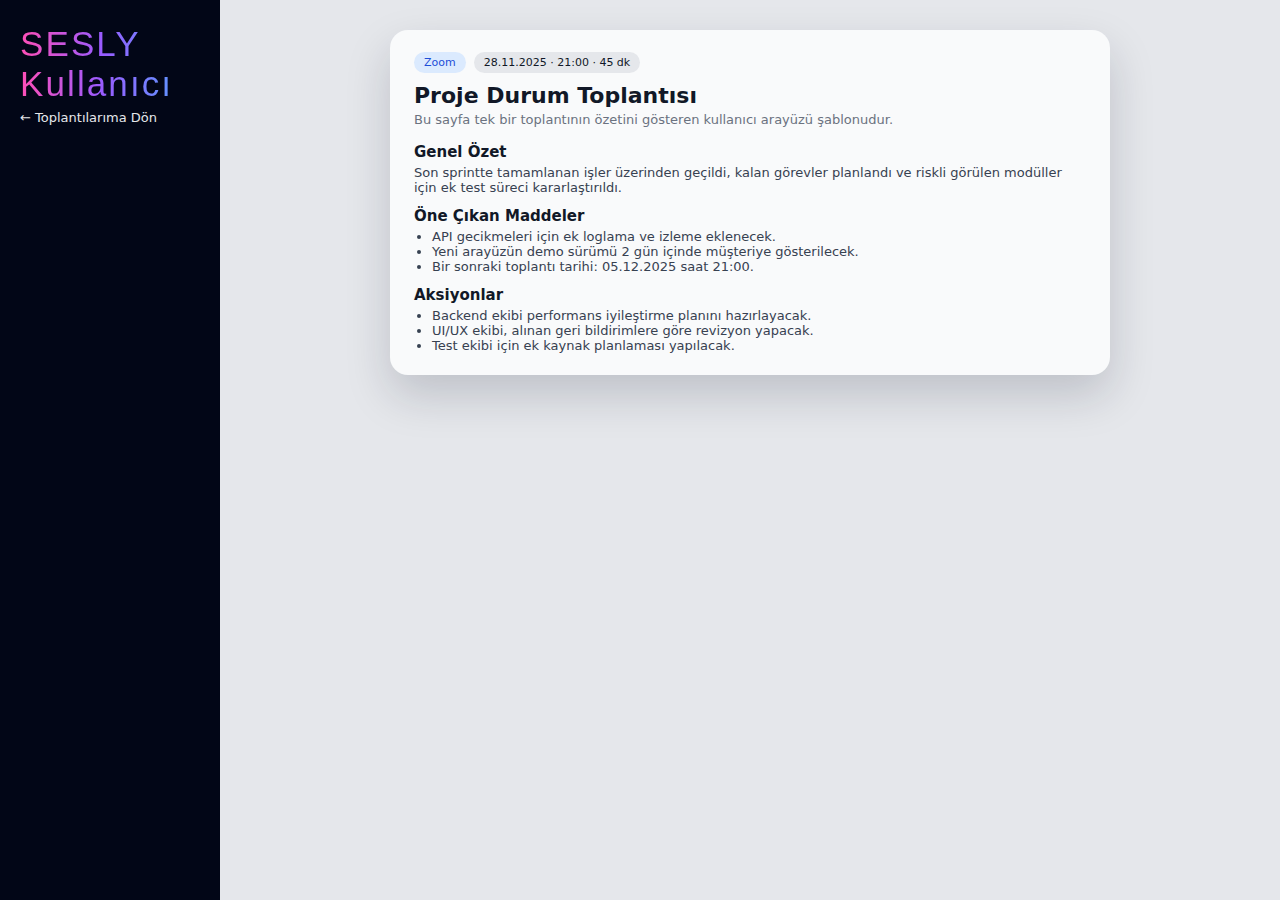
<file: web_arayuz/meeting-detail.html>
<!DOCTYPE html>
<html lang="tr">

<head>
    <meta charset="UTF-8" />
    <title>Toplantı Özeti · Proje Durum</title>
    <meta name="viewport" content="width=device-width, initial-scale=1.0" />
    <link rel="stylesheet" href="assets/css/meeting-detail.css">
</head>

<body>

    <div class="layout">
        <aside class="sidebar">
            <div class="logo">SESLY Kullanıcı</div>
            <a class="back-link" href="/dashboard">← Toplantılarıma Dön</a>
        </aside>

        <main class="main">
            <section class="card">
                <div class="pill-row">
                    <span class="pill pill-zoom">Zoom</span>
                    <span class="pill">28.11.2025 · 21:00 · 45 dk</span>
                </div>

                <h1 class="title">Proje Durum Toplantısı</h1>
                <p class="subtitle">
                    Bu sayfa tek bir toplantının özetini gösteren kullanıcı arayüzü şablonudur.
                </p>

                <div class="section">
                    <h2>Genel Özet</h2>
                    <p>
                        Son sprintte tamamlanan işler üzerinden geçildi, kalan görevler planlandı
                        ve riskli görülen modüller için ek test süreci kararlaştırıldı.
                    </p>
                </div>

                <div class="section">
                    <h2>Öne Çıkan Maddeler</h2>
                    <ul>
                        <li>API gecikmeleri için ek loglama ve izleme eklenecek.</li>
                        <li>Yeni arayüzün demo sürümü 2 gün içinde müşteriye gösterilecek.</li>
                        <li>Bir sonraki toplantı tarihi: 05.12.2025 saat 21:00.</li>
                    </ul>
                </div>

                <div class="section">
                    <h2>Aksiyonlar</h2>
                    <ul>
                        <li>Backend ekibi performans iyileştirme planını hazırlayacak.</li>
                        <li>UI/UX ekibi, alınan geri bildirimlere göre revizyon yapacak.</li>
                        <li>Test ekibi için ek kaynak planlaması yapılacak.</li>
                    </ul>
                </div>
            </section>
        </main>
    </div>

</body>

</html>
</file>
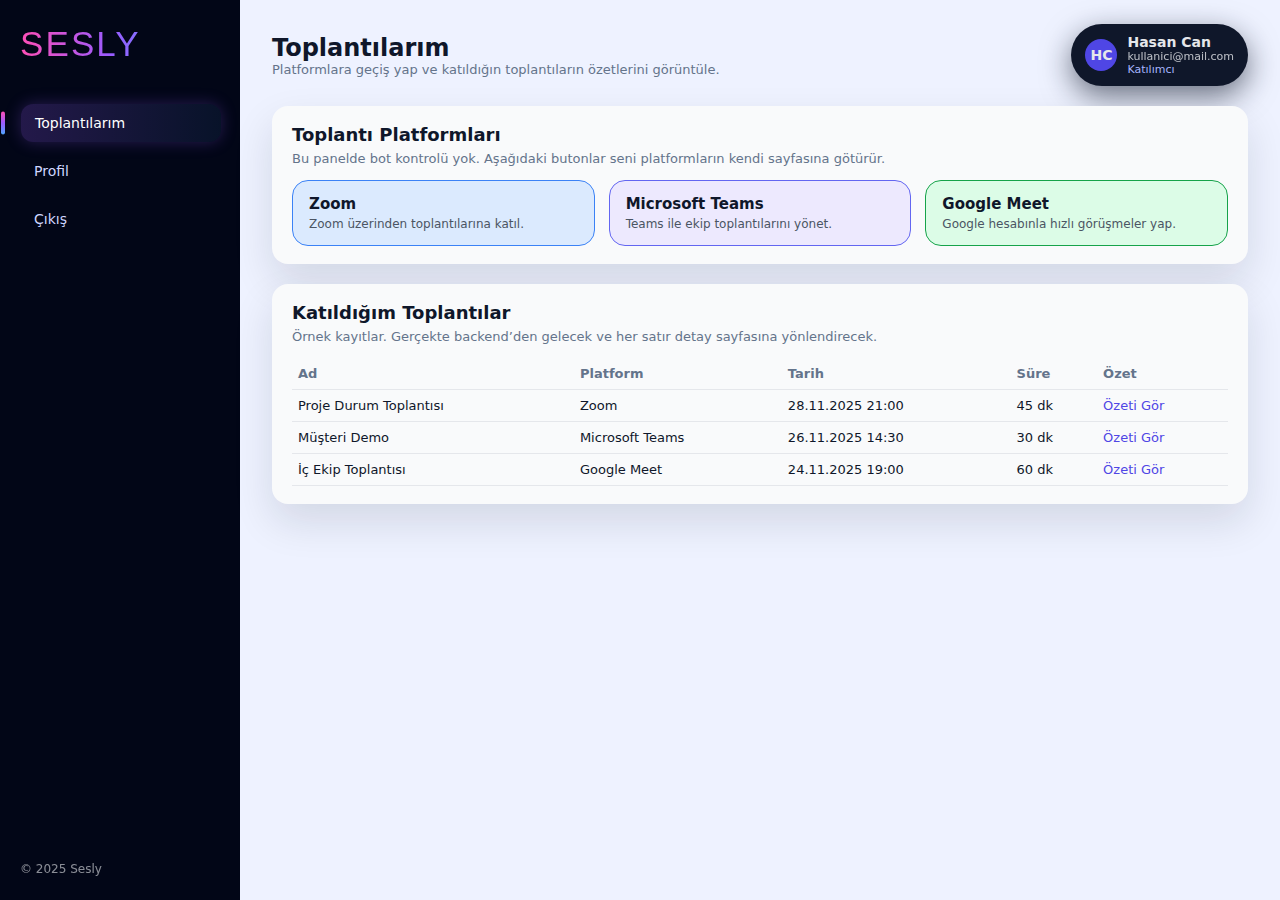
<file: web_arayuz/user-dashboard.html>
<!DOCTYPE html>
<html lang="tr">

<head>
    <meta charset="UTF-8" />
    <title>Kullanıcı Paneli · Toplantılarım</title>
    <meta name="viewport" content="width=device-width, initial-scale=1.0" />
    <link rel="stylesheet" href="assets/css/user-dashboard.css">
</head>

<body>

    <div class="layout">
        <!-- SOL MENÜ (sadece bu panele özel) -->
        <aside class="sidebar">
            <div class="logo">SESLY</div>
            <ul class="menu">
                <li><a href="/dashboard" class="active">Toplantılarım</a></li>
                <li><a href="/profile">Profil</a></li>
                <li><a href="#">Çıkış</a></li>
            </ul>
            <div class="sidebar-footer">
                © 2025 Sesly
            </div>
        </aside>

        <!-- ANA ALAN -->
        <main class="main">
            <!-- ÜST: başlık + profil -->
            <header class="main-header">
                <div>
                    <h1>Toplantılarım</h1>
                    <p class="header-sub">
                        Platformlara geçiş yap ve katıldığın toplantıların özetlerini görüntüle.
                    </p>
                </div>

                <div class="profile-card">
                    <div class="avatar">HC</div>
                    <div class="profile-info">
                        <div class="profile-name">Hasan Can</div>
                        <div class="profile-email">kullanici@mail.com</div>
                        <div class="profile-role">Katılımcı</div>
                    </div>
                </div>
            </header>

            <!-- PLATFORM BUTONLARI -->
            <section class="card">
                <h2 class="card-title">Toplantı Platformları</h2>
                <p class="card-sub">
                    Bu panelde bot kontrolü yok. Aşağıdaki butonlar seni platformların kendi sayfasına götürür.
                </p>

                <div class="platform-grid">
                    <a class="platform-btn zoom" href="https://zoom.us" target="_blank">
                        <span class="platform-title">Zoom</span>
                        <span class="platform-desc">Zoom üzerinden toplantılarına katıl.</span>
                    </a>
                    <a class="platform-btn teams" href="https://teams.microsoft.com" target="_blank">
                        <span class="platform-title">Microsoft Teams</span>
                        <span class="platform-desc">Teams ile ekip toplantılarını yönet.</span>
                    </a>
                    <a class="platform-btn meet" href="https://meet.google.com" target="_blank">
                        <span class="platform-title">Google Meet</span>
                        <span class="platform-desc">Google hesabınla hızlı görüşmeler yap.</span>
                    </a>
                </div>
            </section>

            <!-- KATILDIĞI TOPLANTILAR -->
            <section class="card">
                <h2 class="card-title">Katıldığım Toplantılar</h2>
                <p class="card-sub">
                    Örnek kayıtlar. Gerçekte backend’den gelecek ve her satır detay sayfasına yönlendirecek.
                </p>

                <table class="meetings-table">
                    <thead>
                        <tr>
                            <th>Ad</th>
                            <th>Platform</th>
                            <th>Tarih</th>
                            <th>Süre</th>
                            <th>Özet</th>
                        </tr>
                    </thead>
                    <tbody>
                        <tr>
                            <td>Proje Durum Toplantısı</td>
                            <td>Zoom</td>
                            <td>28.11.2025 21:00</td>
                            <td>45 dk</td>
                            <td><a class="link-detail" href="/meeting-detail">Özeti Gör</a></td>
                        </tr>
                        <tr>
                            <td>Müşteri Demo</td>
                            <td>Microsoft Teams</td>
                            <td>26.11.2025 14:30</td>
                            <td>30 dk</td>
                            <td><a class="link-detail" href="/meeting-detail">Özeti Gör</a></td>
                        </tr>
                        <tr>
                            <td>İç Ekip Toplantısı</td>
                            <td>Google Meet</td>
                            <td>24.11.2025 19:00</td>
                            <td>60 dk</td>
                            <td><a class="link-detail" href="/meeting-detail">Özeti Gör</a></td>
                        </tr>
                    </tbody>
                </table>
            </section>
        </main>
    </div>

</body>

</html>
</file>
<file: web_arayuz/assets/css/meeting-detail.css>
* {
    box-sizing: border-box;
    margin: 0;
    padding: 0;
}

body {
    font-family: system-ui, sans-serif;
    background: #e5e7eb;
    color: #111827;
}

.layout {
    display: flex;
    min-height: 100vh;
}

/* Sol dar şerit */
.sidebar {
    width: 220px;
    background: #020617;
    color: #e5e7eb;
    padding: 24px 20px;
}
.logo{
  font-family: "Poppins", "Montserrat", "Segoe UI", Arial, sans-serif;
  font-weight: 500;           /* biraz ince */
  font-size: 35px;
  letter-spacing: 0.06em;

  background: linear-gradient(90deg,
    #FF4FB6 0%,
    #9A5BFF 45%,
    #4DA7FF 100%
  );

  -webkit-background-clip: text;
  background-clip: text;
  -webkit-text-fill-color: transparent; /* Chrome/Safari */
  color: transparent;                  /* diğerleri */
}
.logo span {
    color: #6366f1;
}
.back-link {
    display: inline-block;
    margin-top: 6px;
    font-size: 13px;
    color: #e5e7eb;
    text-decoration: none;
}
.back-link:hover {
    text-decoration: underline;
}

/* Ana alan */
.main {
    flex: 1;
    padding: 30px;
    display: flex;
    justify-content: center;
    align-items: flex-start;
}
.card {
    max-width: 720px;
    width: 100%;
    background: #f9fafb;
    border-radius: 18px;
    padding: 22px 24px;
    box-shadow: 0 20px 45px rgba(15,23,42,0.18);
}
.pill-row {
    display: flex;
    flex-wrap: wrap;
    gap: 8px;
    margin-bottom: 10px;
}
.pill {
    padding: 4px 10px;
    border-radius: 999px;
    background: #e5e7eb;
    font-size: 11px;
}
.pill-zoom {
    background: #dbeafe;
    color: #1d4ed8;
}

.title {
    font-size: 22px;
    font-weight: 700;
    margin-bottom: 4px;
}
.subtitle {
    font-size: 13px;
    color: #6b7280;
    margin-bottom: 16px;
}

.section {
    margin-top: 12px;
}
.section h2 {
    font-size: 15px;
    margin-bottom: 4px;
}
.section p,
.section li {
    font-size: 13px;
    color: #374151;
}
.section ul {
    padding-left: 18px;
    margin-top: 4px;
}

/* Responsive */
@media (max-width: 900px) {
    .layout {
        flex-direction: column;
    }
    .sidebar {
        width: 100%;
        display: flex;
        justify-content: space-between;
        align-items: center;
    }
    .main {
        padding: 16px;
    }
}
</file>
<file: web_arayuz/assets/css/user-dashboard.css>
* {
    box-sizing: border-box;
    margin: 0;
    padding: 0;
}

body {
    font-family: system-ui, sans-serif;
    background: #eef2ff;
    color: #0f172a;
}

.layout {
    display: flex;
    min-height: 100vh;
}

/* SIDEBAR */
.sidebar {
    width: 240px;
    background: #020617;
    color: #e5e7eb;
    padding: 24px 20px;
    display: flex;
    flex-direction: column;
}
.logo{
  font-family: "Poppins", "Montserrat", "Segoe UI", Arial, sans-serif;
  font-weight: 500;           /* biraz ince */
  font-size: 35px;
  letter-spacing: 0.06em;

  background: linear-gradient(90deg,
    #FF4FB6 0%,
    #9A5BFF 45%,
    #4DA7FF 100%
  );

  -webkit-background-clip: text;
  background-clip: text;
  -webkit-text-fill-color: transparent; /* Chrome/Safari */
  color: transparent;                  /* diğerleri */
}
.logo span {
    color: #6366f1;
}
.menu {
    list-style: none;
}
.menu li {
    margin-bottom: 10px;
}
.menu a {
    display: block;
    padding: 10px 14px;
    border-radius: 8px;
    text-decoration: none;
    color: #e5e7eb;
    font-size: 14px;
    transition: background 0.15s ease, transform 0.1s ease;
}
.menu a.active,
.menu a:hover {
    background: #111827;
    transform: translateX(1px);
}
.sidebar-footer {
    margin-top: auto;
    font-size: 12px;
    opacity: 0.6;
    padding-top: 16px;
}

/* MAIN */
.main {
    flex: 1;
    padding: 24px 32px;
    display: flex;
    flex-direction: column;
    gap: 20px;
}
.main-header {
    display: flex;
    justify-content: space-between;
    align-items: center;
    gap: 16px;
}
.main-header h1 {
    font-size: 24px;
    font-weight: 700;
}
.header-sub {
    font-size: 13px;
    color: #64748b;
}

/* PROFİL */
.profile-card {
    display: flex;
    align-items: center;
    gap: 10px;
    background: #0f172a;
    color: #e5e7eb;
    padding: 10px 14px;
    border-radius: 999px;
    box-shadow: 0 10px 30px rgba(15,23,42,0.6);
}
.avatar {
    width: 32px;
    height: 32px;
    border-radius: 999px;
    background: #4f46e5;
    display: flex;
    align-items: center;
    justify-content: center;
    font-size: 14px;
    font-weight: 700;
}
.profile-info {
    display: flex;
    flex-direction: column;
}
.profile-name { font-size: 14px; font-weight: 600; }
.profile-email { font-size: 11px; opacity: 0.8; }
.profile-role { font-size: 11px; color: #a5b4fc; }

/* CARD GENEL */
.card {
    background: #f9fafb;
    border-radius: 16px;
    padding: 18px 20px;
    box-shadow: 0 18px 40px rgba(15,23,42,0.12);
}
.card-title {
    font-size: 18px;
    margin-bottom: 6px;
    font-weight: 600;
}
.card-sub {
    font-size: 13px;
    color: #64748b;
    margin-bottom: 14px;
}

/* PLATFORM BUTONLARI */
.platform-grid {
    display: grid;
    grid-template-columns: repeat(3, minmax(0, 1fr));
    gap: 14px;
}
.platform-btn {
    display: flex;
    flex-direction: column;
    padding: 14px 16px;
    border-radius: 16px;
    text-decoration: none;
    color: #0f172a;
    background: #e5e7eb;
    transition: transform 0.1s ease, box-shadow 0.15s ease, background 0.15s ease;
}
.platform-title {
    font-size: 15px;
    font-weight: 700;
    margin-bottom: 4px;
}
.platform-desc {
    font-size: 12px;
    color: #4b5563;
}
.platform-btn:hover {
    transform: translateY(-2px);
    box-shadow: 0 16px 35px rgba(15,23,42,0.25);
}
.platform-btn.zoom {
    background: #dbeafe;
    border: 1px solid #3b82f6;
}
.platform-btn.teams {
    background: #ede9fe;
    border: 1px solid #6366f1;
}
.platform-btn.meet {
    background: #dcfce7;
    border: 1px solid #16a34a;
}

/* TOPLANTI TABLOSU */
.meetings-table {
    width: 100%;
    border-collapse: collapse;
    font-size: 13px;
}
.meetings-table th,
.meetings-table td {
    text-align: left;
    padding: 8px 6px;
    border-bottom: 1px solid #e5e7eb;
}
.meetings-table th {
    color: #64748b;
    font-weight: 600;
}
.link-detail {
    text-decoration: none;
    color: #4f46e5;
    font-weight: 500;
}
.link-detail:hover {
    text-decoration: underline;
}

/* RESPONSIVE */
@media (max-width: 900px) {
    .layout {
        flex-direction: column;
    }
    .main-header {
        flex-direction: column;
        align-items: flex-start;
    }
    .platform-grid {
        grid-template-columns: 1fr;
    }
}


.menu {
  list-style: none;
  margin-top: 8px;
}

/* MENU LINK */
.menu a {
  position: relative;
  display: flex;
  align-items: center;
  padding: 11px 14px;
  border-radius: 12px;
  text-decoration: none;
  color: #cfd6ff;
  font-size: 14px;

  transition: 
    background 0.2s ease,
    transform 0.18s ease,
    box-shadow 0.2s ease;
}

/* HOVER */
.menu a:hover {
  background: rgba(255,255,255,0.06);
  transform: translateX(4px);
}

/* ACTIVE */
.menu a.active {
  background: linear-gradient(
    90deg,
    rgba(154,91,255,0.22),
    rgba(77,167,255,0.08)
  );
  box-shadow: 0 0 16px rgba(154,91,255,0.25);
  color: #ffffff;
}

/* ACTIVE GRADIENT LINE */
.menu a.active::before {
  content: "";
  position: absolute;
  left: -20px;
  top: 50%;
  transform: translateY(-50%);
  width: 4px;
  height: 60%;
  border-radius: 6px;
  background: linear-gradient(
    180deg,
    #FF4FB6,
    #9A5BFF,
    #4DA7FF
  );
}




.logo {
  margin-bottom: 32px;   /* logo biraz nefes alsın */
}
.menu .item {
  margin-bottom: 10px;  /* menüler de sıkışmasın */
}
</file>
